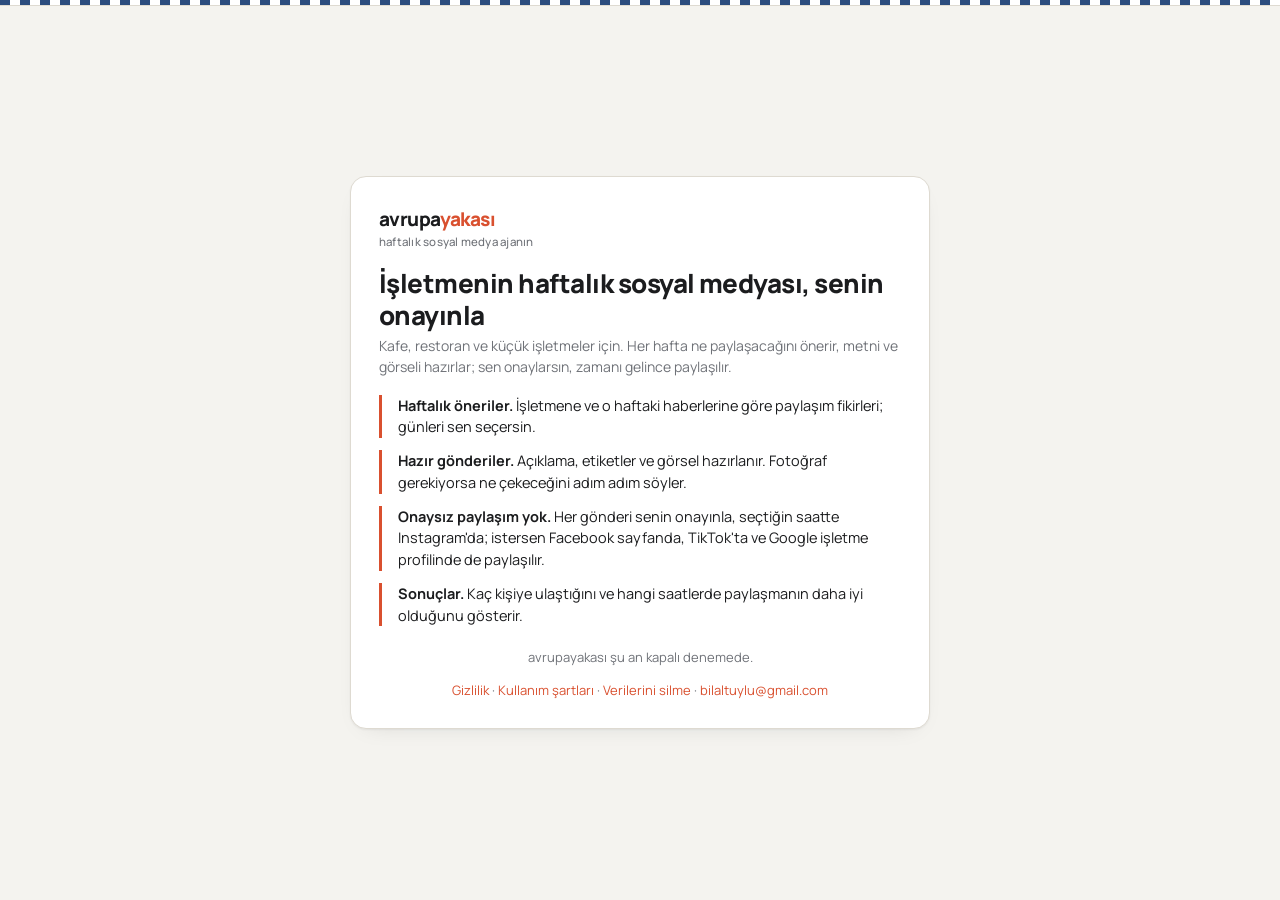
<file: avrupayakasi/index.html>
<!doctype html>
<html lang="tr"><head><meta charset="utf-8"><meta name="viewport" content="width=device-width,initial-scale=1">
<title>Haftalık sosyal medya ajanın · avrupayakası</title>
<link rel="icon" href="favicon.svg"><link rel="stylesheet" href="plato.css">
</head><body><div class="serit" aria-hidden="true"></div>

<div class="ortala"><div class="kutu genis tanitim">
  <div class="marka"><div><b>avrupa<i>yakası</i></b><small>haftalık sosyal medya ajanın</small></div></div>
  <h1>İşletmenin haftalık sosyal medyası, senin onayınla</h1>
  <p class="alt-baslik">Kafe, restoran ve küçük işletmeler için. Her hafta ne paylaşacağını önerir, metni ve görseli hazırlar; sen onaylarsın, zamanı gelince paylaşılır.</p>
  <ul class="tanitim-liste">
    <li><b>Haftalık öneriler.</b> İşletmene ve o haftaki haberlerine göre paylaşım fikirleri; günleri sen seçersin.</li>
    <li><b>Hazır gönderiler.</b> Açıklama, etiketler ve görsel hazırlanır. Fotoğraf gerekiyorsa ne çekeceğini adım adım söyler.</li>
    <li><b>Onaysız paylaşım yok.</b> Her gönderi senin onayınla, seçtiğin saatte Instagram'da; istersen Facebook sayfanda, TikTok'ta ve Google işletme profilinde de paylaşılır.</li>
    <li><b>Sonuçlar.</b> Kaç kişiye ulaştığını ve hangi saatlerde paylaşmanın daha iyi olduğunu gösterir.</li>
  </ul>
  <p class="not" style="text-align:center">avrupayakası şu an kapalı denemede.</p>
  <p class="not" style="text-align:center;margin:6px 0 0"><a href="gizlilik.html">Gizlilik</a> · <a href="kullanim-sartlari.html">Kullanım şartları</a> · <a href="veri-silme.html">Verilerini silme</a> · <a href="mailto:bilaltuylu@gmail.com">bilaltuylu@gmail.com</a></p>
</div></div>



</body></html>
</file>
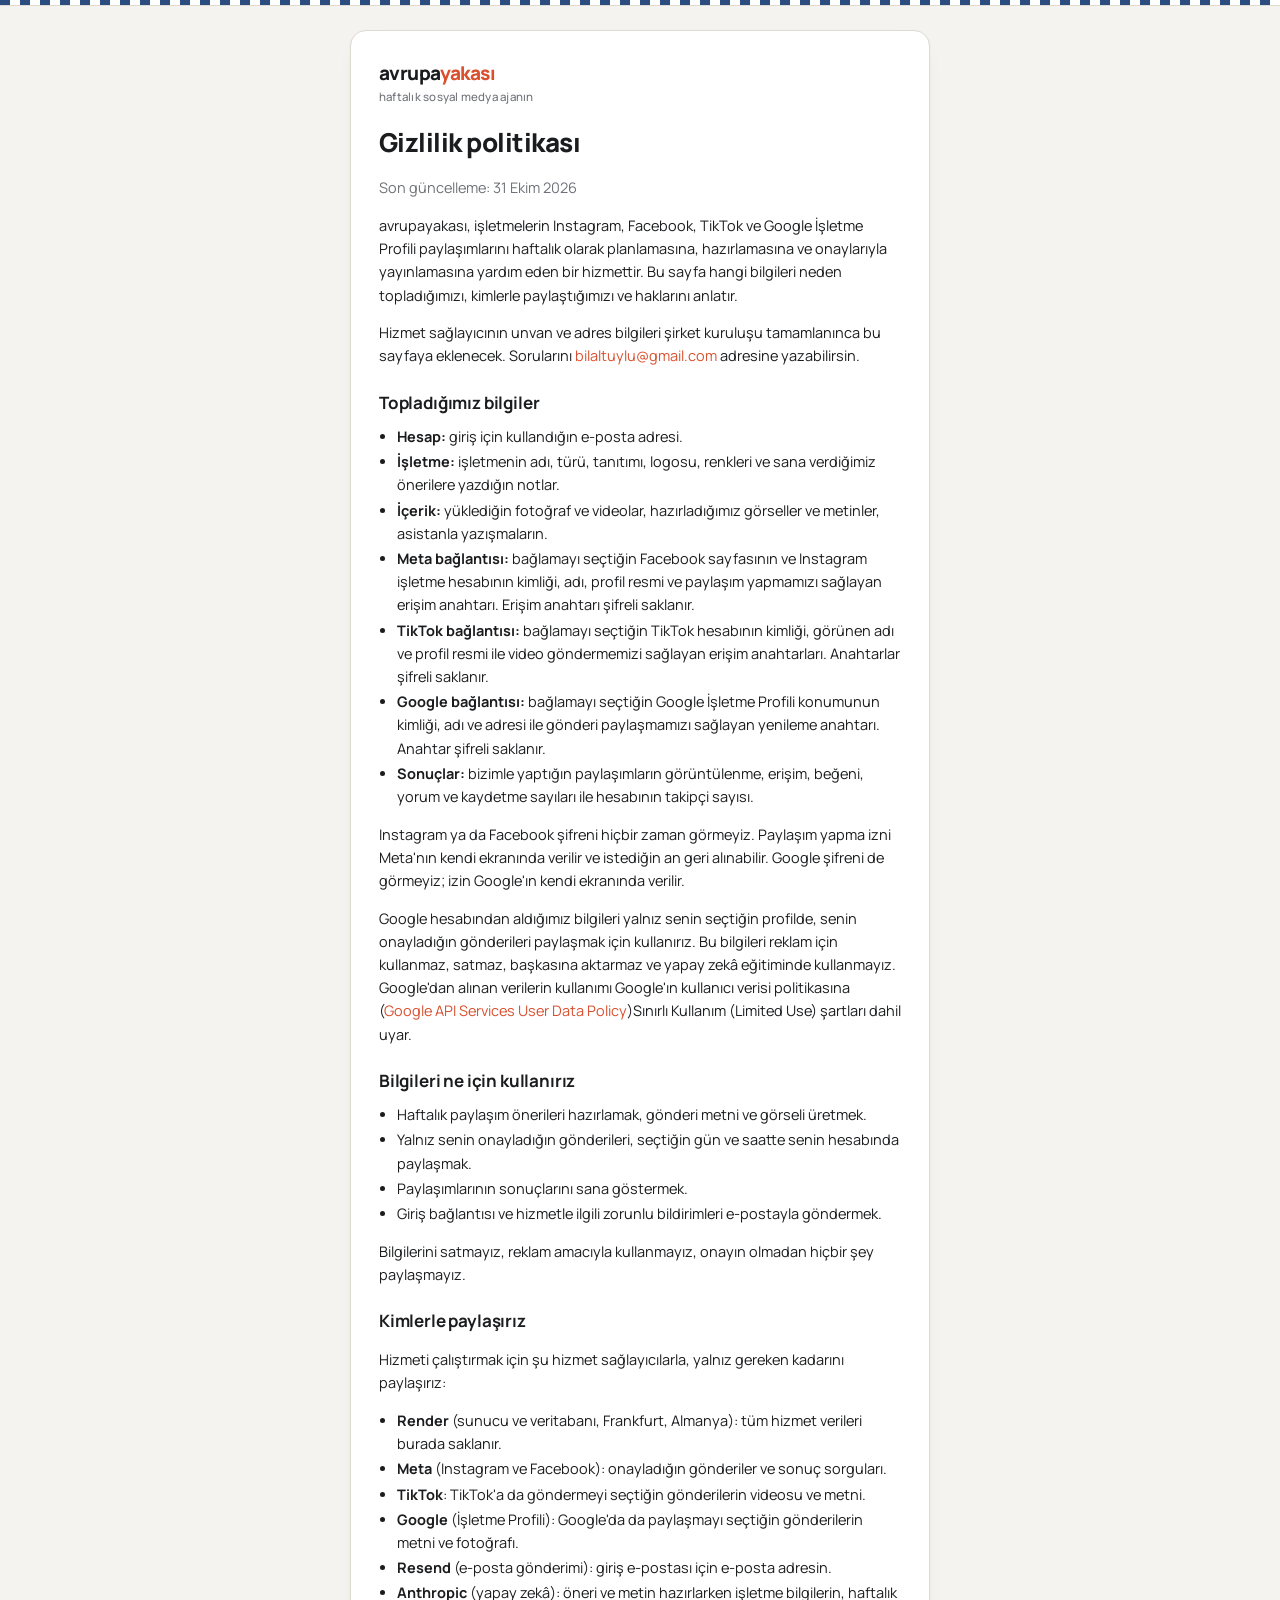
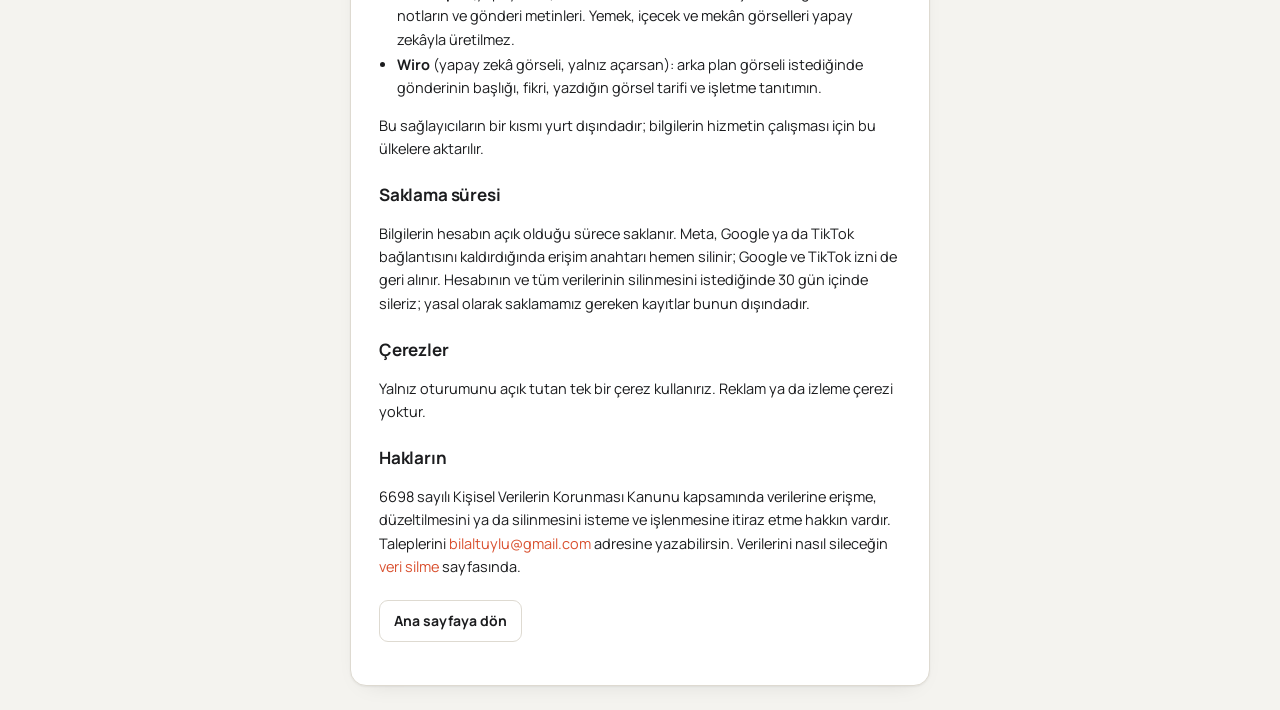
<file: avrupayakasi/gizlilik.html>
<!doctype html>
<html lang="tr"><head><meta charset="utf-8"><meta name="viewport" content="width=device-width,initial-scale=1">
<title>Gizlilik politikası · avrupayakası</title>
<link rel="icon" href="favicon.svg"><link rel="stylesheet" href="plato.css">
</head><body><div class="serit" aria-hidden="true"></div>

<div class="ortala"><div class="kutu genis metin-sayfa">
  <div class="marka"><div><b>avrupa<i>yakası</i></b><small>haftalık sosyal medya ajanın</small></div></div>
  <h1>Gizlilik politikası</h1>
  <p class="not">Son güncelleme: 31 Ekim 2026</p>

  <p>avrupayakası, işletmelerin Instagram, Facebook, TikTok ve Google İşletme Profili paylaşımlarını haftalık olarak planlamasına, hazırlamasına ve onaylarıyla yayınlamasına yardım eden bir hizmettir. Bu sayfa hangi bilgileri neden topladığımızı, kimlerle paylaştığımızı ve haklarını anlatır.</p>
  <p>Hizmet sağlayıcının unvan ve adres bilgileri şirket kuruluşu tamamlanınca bu sayfaya eklenecek. Sorularını <a href="mailto:bilaltuylu@gmail.com">bilaltuylu@gmail.com</a> adresine yazabilirsin.</p>

  <h2>Topladığımız bilgiler</h2>
  <ul class="liste">
    <li><b>Hesap:</b> giriş için kullandığın e-posta adresi.</li>
    <li><b>İşletme:</b> işletmenin adı, türü, tanıtımı, logosu, renkleri ve sana verdiğimiz önerilere yazdığın notlar.</li>
    <li><b>İçerik:</b> yüklediğin fotoğraf ve videolar, hazırladığımız görseller ve metinler, asistanla yazışmaların.</li>
    <li><b>Meta bağlantısı:</b> bağlamayı seçtiğin Facebook sayfasının ve Instagram işletme hesabının kimliği, adı, profil resmi ve paylaşım yapmamızı sağlayan erişim anahtarı. Erişim anahtarı şifreli saklanır.</li>
    <li><b>TikTok bağlantısı:</b> bağlamayı seçtiğin TikTok hesabının kimliği, görünen adı ve profil resmi ile video göndermemizi sağlayan erişim anahtarları. Anahtarlar şifreli saklanır.</li>
    <li><b>Google bağlantısı:</b> bağlamayı seçtiğin Google İşletme Profili konumunun kimliği, adı ve adresi ile gönderi paylaşmamızı sağlayan yenileme anahtarı. Anahtar şifreli saklanır.</li>
    <li><b>Sonuçlar:</b> bizimle yaptığın paylaşımların görüntülenme, erişim, beğeni, yorum ve kaydetme sayıları ile hesabının takipçi sayısı.</li>
  </ul>
  <p>Instagram ya da Facebook şifreni hiçbir zaman görmeyiz. Paylaşım yapma izni Meta'nın kendi ekranında verilir ve istediğin an geri alınabilir. Google şifreni de görmeyiz; izin Google'ın kendi ekranında verilir.</p>
  <p>Google hesabından aldığımız bilgileri yalnız senin seçtiğin profilde, senin onayladığın gönderileri paylaşmak için kullanırız. Bu bilgileri reklam için kullanmaz, satmaz, başkasına aktarmaz ve yapay zekâ eğitiminde kullanmayız. Google'dan alınan verilerin kullanımı Google'ın kullanıcı verisi politikasına (<a href="https://developers.google.com/terms/api-services-user-data-policy" target="_blank" rel="noopener">Google API Services User Data Policy</a>)Sınırlı Kullanım (Limited Use) şartları dahil uyar.</p>

  <h2>Bilgileri ne için kullanırız</h2>
  <ul class="liste">
    <li>Haftalık paylaşım önerileri hazırlamak, gönderi metni ve görseli üretmek.</li>
    <li>Yalnız senin onayladığın gönderileri, seçtiğin gün ve saatte senin hesabında paylaşmak.</li>
    <li>Paylaşımlarının sonuçlarını sana göstermek.</li>
    <li>Giriş bağlantısı ve hizmetle ilgili zorunlu bildirimleri e-postayla göndermek.</li>
  </ul>
  <p>Bilgilerini satmayız, reklam amacıyla kullanmayız, onayın olmadan hiçbir şey paylaşmayız.</p>

  <h2>Kimlerle paylaşırız</h2>
  <p>Hizmeti çalıştırmak için şu hizmet sağlayıcılarla, yalnız gereken kadarını paylaşırız:</p>
  <ul class="liste">
    <li><b>Render</b> (sunucu ve veritabanı, Frankfurt, Almanya): tüm hizmet verileri burada saklanır.</li>
    <li><b>Meta</b> (Instagram ve Facebook): onayladığın gönderiler ve sonuç sorguları.</li>
    <li><b>TikTok</b>: TikTok'a da göndermeyi seçtiğin gönderilerin videosu ve metni.</li>
    <li><b>Google</b> (İşletme Profili): Google'da da paylaşmayı seçtiğin gönderilerin metni ve fotoğrafı.</li>
    <li><b>Resend</b> (e-posta gönderimi): giriş e-postası için e-posta adresin.</li>
    <li><b>Anthropic</b> (yapay zekâ): öneri ve metin hazırlarken işletme bilgilerin, haftalık notların ve gönderi metinleri. Yemek, içecek ve mekân görselleri yapay zekâyla üretilmez.</li>
    <li><b>Wiro</b> (yapay zekâ görseli, yalnız açarsan): arka plan görseli istediğinde gönderinin başlığı, fikri, yazdığın görsel tarifi ve işletme tanıtımın.</li>
  </ul>
  <p>Bu sağlayıcıların bir kısmı yurt dışındadır; bilgilerin hizmetin çalışması için bu ülkelere aktarılır.</p>

  <h2>Saklama süresi</h2>
  <p>Bilgilerin hesabın açık olduğu sürece saklanır. Meta, Google ya da TikTok bağlantısını kaldırdığında erişim anahtarı hemen silinir; Google ve TikTok izni de geri alınır. Hesabının ve tüm verilerinin silinmesini istediğinde 30 gün içinde sileriz; yasal olarak saklamamız gereken kayıtlar bunun dışındadır.</p>

  <h2>Çerezler</h2>
  <p>Yalnız oturumunu açık tutan tek bir çerez kullanırız. Reklam ya da izleme çerezi yoktur.</p>

  <h2>Hakların</h2>
  <p>6698 sayılı Kişisel Verilerin Korunması Kanunu kapsamında verilerine erişme, düzeltilmesini ya da silinmesini isteme ve işlenmesine itiraz etme hakkın vardır. Taleplerini <a href="mailto:bilaltuylu@gmail.com">bilaltuylu@gmail.com</a> adresine yazabilirsin. Verilerini nasıl sileceğin <a href="veri-silme.html">veri silme</a> sayfasında.</p>

  <p style="margin-top:22px"><a class="dugme ikincil" href="index.html">Ana sayfaya dön</a></p>
</div></div>



</body></html>
</file>
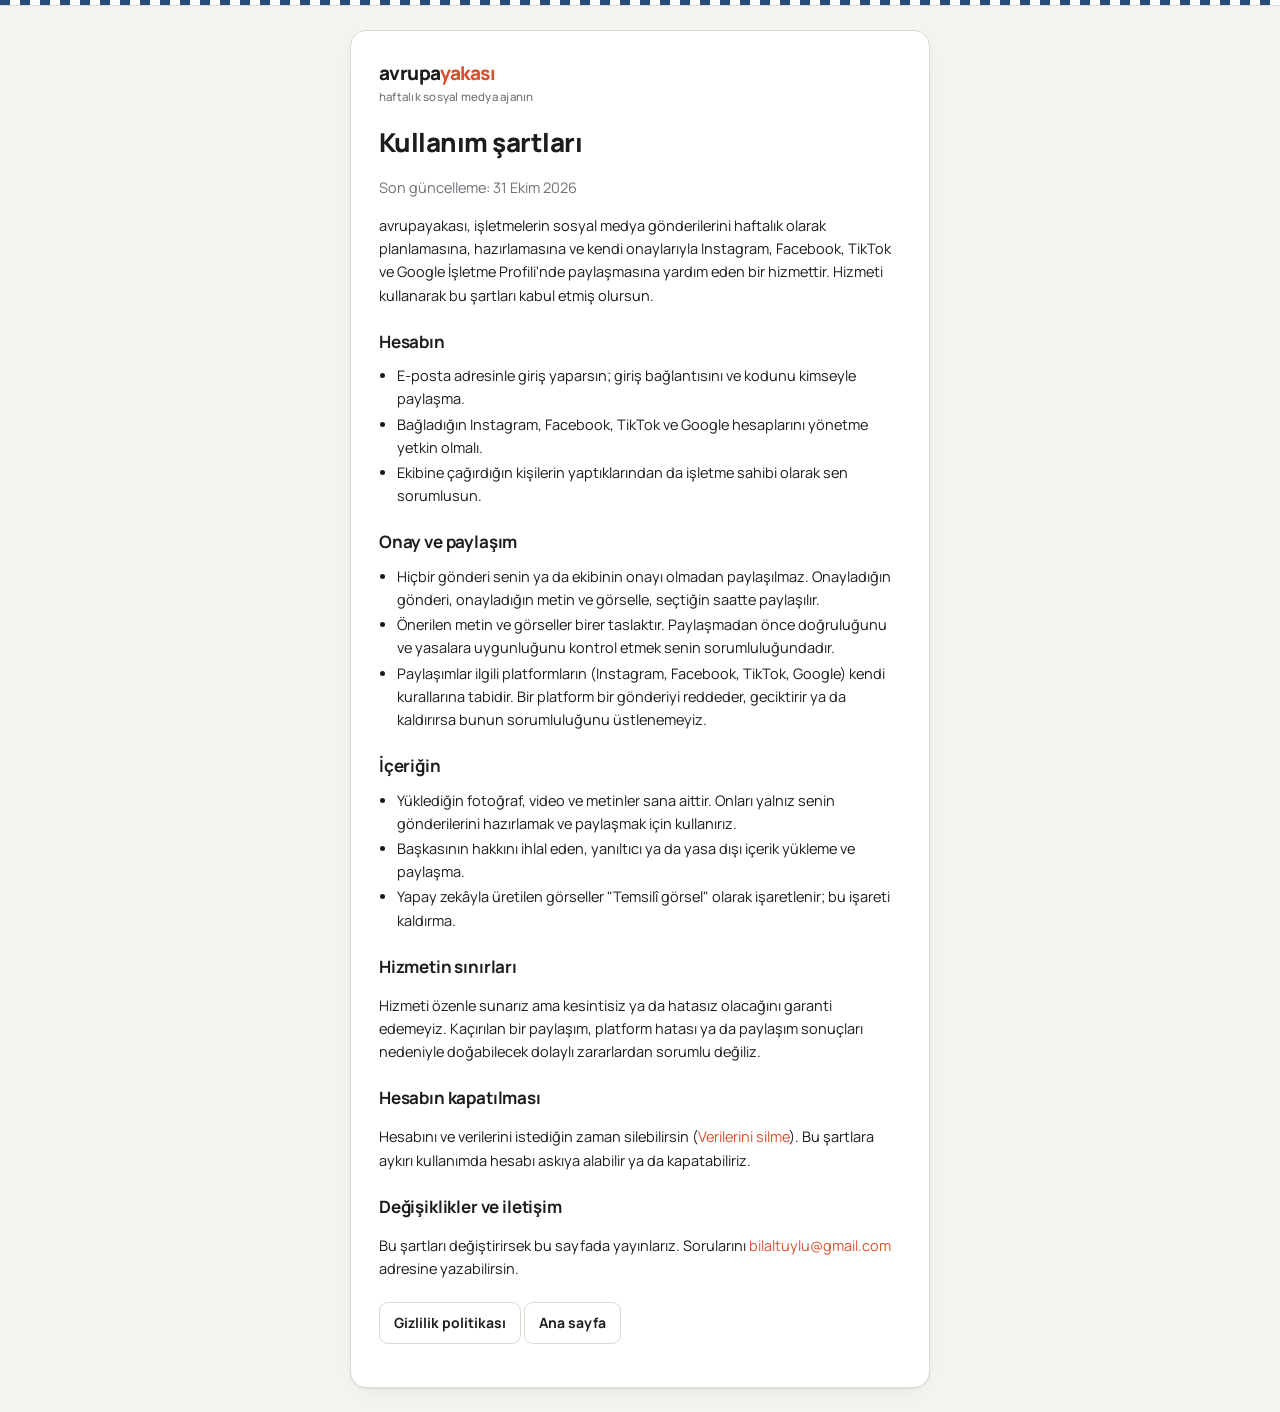
<file: avrupayakasi/kullanim-sartlari.html>
<!doctype html>
<html lang="tr"><head><meta charset="utf-8"><meta name="viewport" content="width=device-width,initial-scale=1">
<title>Kullanım şartları · avrupayakası</title>
<link rel="icon" href="favicon.svg"><link rel="stylesheet" href="plato.css">
</head><body><div class="serit" aria-hidden="true"></div>

<div class="ortala"><div class="kutu genis metin-sayfa">
  <div class="marka"><div><b>avrupa<i>yakası</i></b><small>haftalık sosyal medya ajanın</small></div></div>
  <h1>Kullanım şartları</h1>
  <p class="not">Son güncelleme: 31 Ekim 2026</p>
  <p>avrupayakası, işletmelerin sosyal medya gönderilerini haftalık olarak planlamasına, hazırlamasına ve kendi onaylarıyla Instagram, Facebook, TikTok ve Google İşletme Profili'nde paylaşmasına yardım eden bir hizmettir. Hizmeti kullanarak bu şartları kabul etmiş olursun.</p>

  <h2>Hesabın</h2>
  <ul class="liste">
    <li>E-posta adresinle giriş yaparsın; giriş bağlantısını ve kodunu kimseyle paylaşma.</li>
    <li>Bağladığın Instagram, Facebook, TikTok ve Google hesaplarını yönetme yetkin olmalı.</li>
    <li>Ekibine çağırdığın kişilerin yaptıklarından da işletme sahibi olarak sen sorumlusun.</li>
  </ul>

  <h2>Onay ve paylaşım</h2>
  <ul class="liste">
    <li>Hiçbir gönderi senin ya da ekibinin onayı olmadan paylaşılmaz. Onayladığın gönderi, onayladığın metin ve görselle, seçtiğin saatte paylaşılır.</li>
    <li>Önerilen metin ve görseller birer taslaktır. Paylaşmadan önce doğruluğunu ve yasalara uygunluğunu kontrol etmek senin sorumluluğundadır.</li>
    <li>Paylaşımlar ilgili platformların (Instagram, Facebook, TikTok, Google) kendi kurallarına tabidir. Bir platform bir gönderiyi reddeder, geciktirir ya da kaldırırsa bunun sorumluluğunu üstlenemeyiz.</li>
  </ul>

  <h2>İçeriğin</h2>
  <ul class="liste">
    <li>Yüklediğin fotoğraf, video ve metinler sana aittir. Onları yalnız senin gönderilerini hazırlamak ve paylaşmak için kullanırız.</li>
    <li>Başkasının hakkını ihlal eden, yanıltıcı ya da yasa dışı içerik yükleme ve paylaşma.</li>
    <li>Yapay zekâyla üretilen görseller "Temsilî görsel" olarak işaretlenir; bu işareti kaldırma.</li>
  </ul>

  <h2>Hizmetin sınırları</h2>
  <p>Hizmeti özenle sunarız ama kesintisiz ya da hatasız olacağını garanti edemeyiz. Kaçırılan bir paylaşım, platform hatası ya da paylaşım sonuçları nedeniyle doğabilecek dolaylı zararlardan sorumlu değiliz.</p>

  <h2>Hesabın kapatılması</h2>
  <p>Hesabını ve verilerini istediğin zaman silebilirsin (<a href="veri-silme.html">Verilerini silme</a>). Bu şartlara aykırı kullanımda hesabı askıya alabilir ya da kapatabiliriz.</p>

  <h2>Değişiklikler ve iletişim</h2>
  <p>Bu şartları değiştirirsek bu sayfada yayınlarız. Sorularını <a href="mailto:bilaltuylu@gmail.com">bilaltuylu@gmail.com</a> adresine yazabilirsin.</p>

  <p style="margin-top:22px"><a class="dugme ikincil" href="gizlilik.html">Gizlilik politikası</a> <a class="dugme ikincil" href="index.html">Ana sayfa</a></p>
</div></div>



</body></html>
</file>
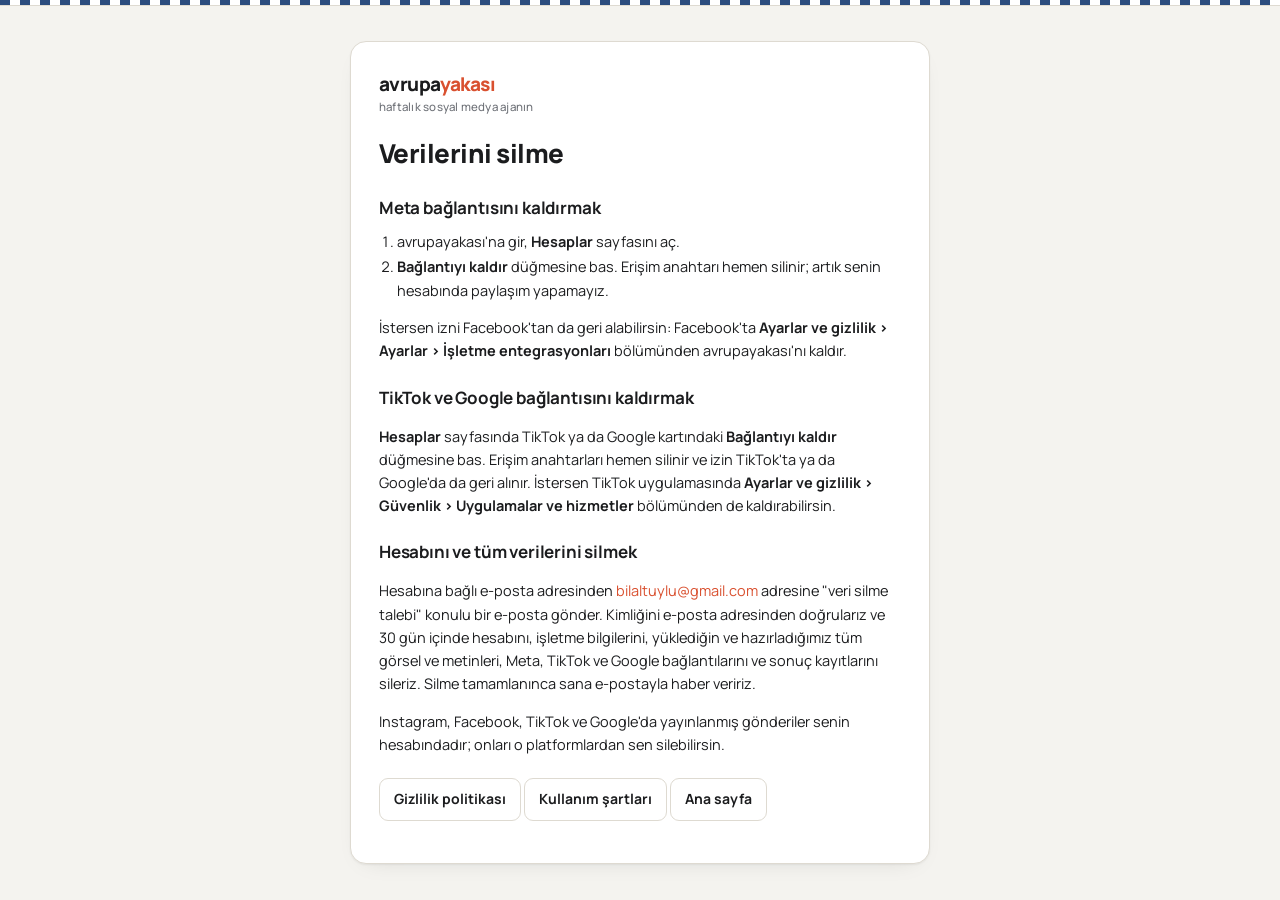
<file: avrupayakasi/veri-silme.html>
<!doctype html>
<html lang="tr"><head><meta charset="utf-8"><meta name="viewport" content="width=device-width,initial-scale=1">
<title>Verilerini silme · avrupayakası</title>
<link rel="icon" href="favicon.svg"><link rel="stylesheet" href="plato.css">
</head><body><div class="serit" aria-hidden="true"></div>

<div class="ortala"><div class="kutu genis metin-sayfa">
  <div class="marka"><div><b>avrupa<i>yakası</i></b><small>haftalık sosyal medya ajanın</small></div></div>
  <h1>Verilerini silme</h1>

  <h2>Meta bağlantısını kaldırmak</h2>
  <ol class="liste">
    <li>avrupayakası'na gir, <b>Hesaplar</b> sayfasını aç.</li>
    <li><b>Bağlantıyı kaldır</b> düğmesine bas. Erişim anahtarı hemen silinir; artık senin hesabında paylaşım yapamayız.</li>
  </ol>
  <p>İstersen izni Facebook'tan da geri alabilirsin: Facebook'ta <b>Ayarlar ve gizlilik › Ayarlar › İşletme entegrasyonları</b> bölümünden avrupayakası'nı kaldır.</p>

  <h2>TikTok ve Google bağlantısını kaldırmak</h2>
  <p><b>Hesaplar</b> sayfasında TikTok ya da Google kartındaki <b>Bağlantıyı kaldır</b> düğmesine bas. Erişim anahtarları hemen silinir ve izin TikTok'ta ya da Google'da da geri alınır. İstersen TikTok uygulamasında <b>Ayarlar ve gizlilik › Güvenlik › Uygulamalar ve hizmetler</b> bölümünden de kaldırabilirsin.</p>

  <h2>Hesabını ve tüm verilerini silmek</h2>
  <p>Hesabına bağlı e-posta adresinden <a href="mailto:bilaltuylu@gmail.com?subject=Veri%20silme%20talebi">bilaltuylu@gmail.com</a> adresine "veri silme talebi" konulu bir e-posta gönder. Kimliğini e-posta adresinden doğrularız ve 30 gün içinde hesabını, işletme bilgilerini, yüklediğin ve hazırladığımız tüm görsel ve metinleri, Meta, TikTok ve Google bağlantılarını ve sonuç kayıtlarını sileriz. Silme tamamlanınca sana e-postayla haber veririz.</p>
  <p>Instagram, Facebook, TikTok ve Google'da yayınlanmış gönderiler senin hesabındadır; onları o platformlardan sen silebilirsin.</p>

  <p style="margin-top:22px"><a class="dugme ikincil" href="gizlilik.html">Gizlilik politikası</a> <a class="dugme ikincil" href="kullanim-sartlari.html">Kullanım şartları</a> <a class="dugme ikincil" href="index.html">Ana sayfa</a></p>
</div></div>



</body></html>
</file>
<file: avrupayakasi/plato.css>
@import url('https://fonts.googleapis.com/css2?family=Manrope:wght@400;500;600;700;800&family=JetBrains+Mono:wght@400;500&display=swap');
:root{--bg:#F4F3EF;--surface:#FFFFFF;--surface2:#ECEAE4;--line:#DEDAD1;--ink:#1B1C1E;--muted:#6F7278;--primary:#D9502F;--primary-ink:#FFFFFF;--second:#2B4C7E;--second-ink:#FFFFFF;
--ok:#2E7D4F;--warn:#B7791F;--danger:#B3261E;--radius:12px;--shadow:0 1px 2px rgba(27,28,30,.06),0 8px 24px -16px rgba(27,28,30,.18)}
@media(prefers-color-scheme:dark){:root:not([data-theme=light]){--bg:#16171A;--surface:#1F2024;--surface2:#26282D;--line:#33363C;--ink:#F1F0EC;--muted:#A2A5AB;--primary:#E8694A;--primary-ink:#1B1C1E;--second:#7FA3D8;--second-ink:#101418;--ok:#6CC28F;--warn:#E0B15A;--danger:#F08A80;--shadow:none}}
:root[data-theme=dark]{--bg:#16171A;--surface:#1F2024;--surface2:#26282D;--line:#33363C;--ink:#F1F0EC;--muted:#A2A5AB;--primary:#E8694A;--primary-ink:#1B1C1E;--second:#7FA3D8;--second-ink:#101418;--ok:#6CC28F;--warn:#E0B15A;--danger:#F08A80;--shadow:none}
*{box-sizing:border-box}html,body{margin:0;background:var(--bg);color:var(--ink);font:15px/1.5 Manrope,system-ui,-apple-system,"Segoe UI",sans-serif}
a{color:var(--primary);text-decoration:none}a:hover{text-decoration:underline}
.mono{font-family:"JetBrains Mono",ui-monospace,Menlo,monospace;font-size:12.5px}
.serit{height:6px;background:repeating-linear-gradient(90deg,var(--second) 0 10px,var(--surface) 10px 20px);border-bottom:1px solid var(--line)}
.yerlesim{display:grid;grid-template-columns:236px 1fr;min-height:calc(100vh - 7px)}
.yan{background:var(--surface);border-right:1px solid var(--line);padding:22px 16px;display:flex;flex-direction:column;gap:18px;position:sticky;top:0;height:calc(100vh - 7px)}
.marka{display:flex;align-items:center;gap:10px;padding:2px 8px}.marka b{font-weight:800;letter-spacing:-.03em;font-size:19px;color:var(--ink)}.marka b i{font-style:normal;color:var(--primary)}
.marka small{display:block;color:var(--muted);font-weight:500;font-size:11.5px;letter-spacing:.02em}
.menu{display:flex;flex-direction:column;gap:2px}.menu a{display:flex;align-items:center;gap:10px;padding:9px 10px;border-radius:9px;color:var(--ink);font-weight:600;font-size:14px}
.menu a:hover{background:var(--surface2);text-decoration:none}.menu a.aktif{background:var(--second);color:var(--second-ink)}.menu a svg{width:17px;height:17px;flex:none}
.menu .bolum{font-size:11px;color:var(--muted);letter-spacing:.08em;text-transform:uppercase;padding:14px 10px 4px;font-weight:700}
.yan .alt{margin-top:auto;padding:10px;border-top:1px solid var(--line);color:var(--muted);font-size:12px;line-height:1.5}
.ana{padding:26px 32px 64px;max-width:1240px;width:100%}
.baslik{display:flex;align-items:flex-end;justify-content:space-between;gap:16px;margin-bottom:20px;flex-wrap:wrap}
h1{font-size:26px;font-weight:800;letter-spacing:-.02em;margin:0}h2{font-size:17px;font-weight:700;letter-spacing:-.01em;margin:26px 0 10px}
.alt-baslik{color:var(--muted);margin:4px 0 0;font-size:14px}
.izgara{display:grid;grid-template-columns:repeat(auto-fill,minmax(230px,1fr));gap:12px}
.kart{background:var(--surface);border:1px solid var(--line);border-radius:var(--radius);padding:16px;box-shadow:var(--shadow)}
.kart .k{font-size:11.5px;font-weight:700;color:var(--muted);letter-spacing:.06em;text-transform:uppercase}
.kart .b{font:500 26px/1.1 "JetBrains Mono",ui-monospace,Menlo,monospace;letter-spacing:-.01em;margin:6px 0 6px}.kart .b.kucuk{font-size:18px}.kart .b .rozet{font:700 11.5px/1.4 Manrope,system-ui,sans-serif;letter-spacing:.01em}.kart .b.kucuk{font:800 18px/1.2 Manrope,system-ui,sans-serif;letter-spacing:-.01em}
.not{color:var(--muted);font-size:13px}
.rozet{display:inline-block;font-size:11.5px;font-weight:700;padding:3px 9px;border-radius:999px;border:1px solid var(--line);color:var(--muted);background:var(--surface2);letter-spacing:.01em}
.rozet.ok{color:var(--ok);border-color:transparent;background:color-mix(in srgb,var(--ok) 14%,transparent)}
.rozet.uyari{color:var(--warn);border-color:transparent;background:color-mix(in srgb,var(--warn) 16%,transparent)}
.rozet.hata{color:var(--danger);border-color:transparent;background:color-mix(in srgb,var(--danger) 14%,transparent)}
.rozet.vurgu{color:var(--primary);border-color:transparent;background:color-mix(in srgb,var(--primary) 14%,transparent)}
.rozet.bilgi{color:var(--second);border-color:transparent;background:color-mix(in srgb,var(--second) 14%,transparent)}
.dugme{display:inline-flex;align-items:center;gap:8px;background:var(--primary);color:var(--primary-ink);font-weight:700;font-size:14px;padding:9px 14px;border-radius:9px;border:1px solid transparent}
.dugme:hover{text-decoration:none;filter:brightness(1.05)}.dugme.ikincil{background:var(--surface);color:var(--ink);border-color:var(--line)}
.dugme.pasif{background:var(--surface2);color:var(--muted);border-color:var(--line);pointer-events:none}
.hesap{display:flex;gap:12px;align-items:center;margin:8px 0 12px}.hesap img{width:42px;height:42px;border-radius:50%;background:var(--surface2);object-fit:cover}
.gonderi{background:var(--surface);border:1px solid var(--line);border-radius:var(--radius);padding:18px;margin:12px 0;display:grid;grid-template-columns:minmax(240px,1fr) 2fr;gap:20px;box-shadow:var(--shadow)}
.gonderi .kareler{display:flex;gap:8px;flex-wrap:wrap}.gonderi .kareler img{height:150px;border-radius:8px;border:1px solid var(--line);background:#000}
.gonderi video{width:100%;max-height:320px;border-radius:8px;border:1px solid var(--line);background:#000}
.gonderi h3{font-size:20px;font-weight:800;letter-spacing:-.02em;margin:8px 0 4px}
pre{white-space:pre-wrap;font:14px/1.55 Manrope,system-ui,sans-serif;margin:8px 0;color:var(--ink)}
table{border-collapse:collapse;width:100%;font-size:14px;background:var(--surface);border:1px solid var(--line);border-radius:var(--radius);overflow:hidden}
td,th{border-bottom:1px solid var(--line);padding:10px 12px;text-align:left;vertical-align:top}th{color:var(--muted);font-size:11.5px;letter-spacing:.06em;text-transform:uppercase;font-weight:700;background:var(--surface2)}tr:last-child td{border-bottom:0}
.olay{display:grid;grid-template-columns:62px 1fr;gap:10px;padding:8px 0;border-bottom:1px solid var(--line);font-size:13.5px}.olay time{color:var(--muted)}.olay b{font-weight:700}
.kod{display:block;font:12.5px/1.6 "JetBrains Mono",ui-monospace,monospace;background:var(--surface2);border:1px solid var(--line);padding:9px 12px;border-radius:9px;margin:6px 0;overflow:auto}
.uyari-m{color:var(--warn)}.hata-m{color:var(--danger)}
.onay-serit{display:flex;align-items:center;justify-content:space-between;gap:14px;flex-wrap:wrap;background:var(--surface);border:1px solid var(--line);border-left:4px solid var(--second);border-radius:var(--radius);padding:14px 16px;margin:14px 0;box-shadow:var(--shadow)}
.onay-serit.onayli{border-left-color:var(--ok)}.onay-serit.istek{border-left-color:var(--warn)}
.karar{display:flex;gap:6px;margin-top:10px;flex-wrap:wrap}.dugme.kucuk{padding:6px 10px;font-size:12.5px}.dugme.tehlike{background:var(--surface);color:var(--danger);border-color:color-mix(in srgb,var(--danger) 40%,var(--line))}
button.dugme{cursor:pointer;font-family:inherit}
.bos{border:1px dashed var(--line);border-radius:var(--radius);padding:28px;text-align:center;color:var(--muted)}
.brief{display:grid;grid-template-columns:minmax(0,1.4fr) minmax(0,1fr);gap:16px;align-items:start}
.sohbet{background:var(--surface);border:1px solid var(--line);border-radius:var(--radius);box-shadow:var(--shadow);display:flex;flex-direction:column;min-height:480px}
.sohbet .akis{padding:18px;display:flex;flex-direction:column;gap:10px;flex:1;overflow:auto;max-height:62vh}
.balon{max-width:82%;padding:10px 13px;border-radius:14px;font-size:14px;line-height:1.5;white-space:pre-wrap}
.balon.bot{background:var(--surface2);border:1px solid var(--line);align-self:flex-start;border-bottom-left-radius:4px}
.balon.sen{background:var(--second);color:var(--second-ink);align-self:flex-end;border-bottom-right-radius:4px}
.balon .ust{display:block;font-size:11px;font-weight:700;letter-spacing:.04em;text-transform:uppercase;opacity:.7;margin-bottom:3px}
.balon .uy{display:block;margin-top:6px;font-size:12px;color:var(--warn)}
.balon .duzenle{display:inline-block;margin-top:6px;background:transparent;border:0;padding:0;color:inherit;opacity:.75;font:600 12px Manrope,system-ui,sans-serif;text-decoration:underline;cursor:pointer}
.yaziyor{align-self:flex-start;color:var(--muted);font-size:12.5px}
.giris{display:flex;gap:8px;padding:12px;border-top:1px solid var(--line)}
.giris textarea{flex:1;resize:none;min-height:44px;max-height:140px;border:1px solid var(--line);border-radius:10px;padding:10px 12px;font:14px/1.45 Manrope,system-ui,sans-serif;background:var(--bg);color:var(--ink)}
.giris textarea:focus{outline:2px solid color-mix(in srgb,var(--second) 45%,transparent);border-color:var(--second)}
.giris button{border:0;cursor:pointer}.dugme[disabled]{opacity:.5;pointer-events:none}
.yukle{border:2px dashed var(--line);border-radius:var(--radius);padding:22px;text-align:center;color:var(--muted);background:var(--surface);cursor:pointer;transition:border-color .15s,background .15s}
.yukle.uzerinde{border-color:var(--second);background:color-mix(in srgb,var(--second) 8%,var(--surface))}
.yukle b{display:block;color:var(--ink);font-size:15px;margin-bottom:4px}
.dosyalar{display:grid;grid-template-columns:repeat(auto-fill,minmax(96px,1fr));gap:8px;margin-top:12px}
.dosyalar figure{margin:0;background:var(--surface);border:1px solid var(--line);border-radius:10px;overflow:hidden;font-size:11px}
.dosyalar img,.dosyalar .vid{width:100%;aspect-ratio:9/16;object-fit:cover;display:block;background:var(--surface2)}
.dosyalar .vid{display:grid;place-items:center;color:var(--muted);font-weight:700}
.dosyalar figcaption{padding:5px 7px;color:var(--muted);white-space:nowrap;overflow:hidden;text-overflow:ellipsis}
.dosyalar figcaption.uy{color:var(--warn);white-space:normal}
@media(max-width:900px){.brief{grid-template-columns:1fr}}
@media(max-width:900px){.yerlesim{grid-template-columns:1fr;grid-template-rows:auto 1fr}.yan{position:static;height:auto;flex-direction:row;align-items:center;gap:8px;padding:10px 12px;overflow-x:auto;border-right:0;border-bottom:1px solid var(--line)}
.yan .alt{display:none}.menu{flex-direction:row}.menu .bolum{display:none}.menu a{white-space:nowrap;padding:7px 10px;font-size:13px}.marka small{display:none}.marka b{font-size:15px}
.ana{padding:18px 16px 48px}.gonderi{grid-template-columns:1fr}h1{font-size:22px}}
/* ---- web uygulaması ---- */
.ortala{min-height:calc(100vh - 7px);display:grid;place-items:center;padding:24px 16px}
.kutu{width:min(460px,100%);background:var(--surface);border:1px solid var(--line);border-radius:16px;padding:28px;box-shadow:var(--shadow)}
.kutu.genis{width:min(580px,100%)}
.kutu .marka{padding:0 0 18px}
.adimlar{display:flex;gap:6px;margin-bottom:16px}.adimlar span{flex:1;height:5px;border-radius:3px;background:var(--surface2)}.adimlar span.d{background:var(--second)}
label.etiket{display:block;font-weight:700;font-size:13px;margin:16px 0 6px}
.alan{width:100%;border:1px solid var(--line);border-radius:10px;padding:10px 12px;font:15px/1.45 Manrope,system-ui,sans-serif;background:var(--bg);color:var(--ink)}
.alan:focus{outline:2px solid color-mix(in srgb,var(--second) 45%,transparent);border-color:var(--second)}
textarea.alan{resize:vertical;min-height:84px}
.secim{display:grid;grid-template-columns:repeat(3,1fr);gap:8px}
.secim label{position:relative;cursor:pointer}.secim input{position:absolute;opacity:0;pointer-events:none}
.secim span{display:block;border:1px solid var(--line);border-radius:10px;padding:12px 8px;text-align:center;font-weight:700;background:var(--surface)}
.secim input:checked+span{border-color:var(--second);background:color-mix(in srgb,var(--second) 12%,var(--surface));color:var(--second)}
.secim input:focus-visible+span{outline:2px solid var(--second);outline-offset:2px}
.cubuk{display:flex;align-items:center;justify-content:space-between;gap:12px;flex-wrap:wrap;margin-top:22px}
.tam{width:100%;justify-content:center}
.bildirim{border:1px solid var(--line);border-left:4px solid var(--ok);background:var(--surface);border-radius:var(--radius);padding:12px 14px;margin:0 0 16px;box-shadow:var(--shadow)}
.bildirim.uyari{border-left-color:var(--warn)}.bildirim.hata{border-left-color:var(--danger)}
.isletme{display:flex;align-items:center;gap:10px;padding:10px;border:1px solid var(--line);border-radius:12px;background:var(--bg)}
.isletme .lg{width:36px;height:36px;border-radius:10px;display:grid;place-items:center;font-weight:800;color:#fff;flex:none;overflow:hidden}
.isletme .lg img{width:100%;height:100%;object-fit:cover}
.isletme b{display:block;font-size:14px;line-height:1.2}.isletme small{color:var(--muted);font-size:12px}
.yan .alt form{margin:6px 0 0}.yan .alt button{background:none;border:0;padding:0;color:var(--primary);font:600 12px Manrope,system-ui,sans-serif;cursor:pointer}
.takvim{display:grid;grid-template-columns:repeat(7,minmax(0,1fr));gap:8px}
.gun{background:var(--surface);border:1px solid var(--line);border-radius:var(--radius);min-height:150px;padding:10px;display:flex;flex-direction:column;gap:6px}
.gun .gb{font-weight:800;font-size:13px}.gun .gt{color:var(--muted);font-size:12px;font-family:"JetBrains Mono",ui-monospace,monospace}
.gun.bugun{border-color:var(--second)}
.gun .yer{flex:1;border:1px dashed var(--line);border-radius:8px}
.sayfa-sec{display:flex;flex-direction:column;gap:8px}
.sayfa-sec label{display:flex;gap:12px;align-items:center;border:1px solid var(--line);border-radius:12px;padding:10px 12px;cursor:pointer;background:var(--surface)}
.sayfa-sec input{accent-color:var(--second)}.sayfa-sec img{width:38px;height:38px;border-radius:50%;object-fit:cover;background:var(--surface2)}
.sayfa-sec label.kapali{opacity:.55;cursor:not-allowed}
.renkler{display:flex;gap:16px;flex-wrap:wrap}.renkler label{display:flex;align-items:center;gap:8px;font-weight:600;font-size:14px}
.renkler input[type=color]{width:44px;height:36px;border:1px solid var(--line);border-radius:8px;background:var(--surface);padding:2px;cursor:pointer}
.logo-on{width:72px;height:72px;border-radius:14px;border:1px solid var(--line);object-fit:cover;background:var(--surface2)}
.ince{max-width:720px}
.liste-is{display:flex;flex-direction:column;gap:8px}.liste-is form{display:flex;justify-content:space-between;align-items:center;gap:10px;border:1px solid var(--line);border-radius:12px;padding:10px 12px;background:var(--surface)}
@media(max-width:1000px){.takvim{grid-template-columns:repeat(2,minmax(0,1fr)) !important}}
@media(max-width:900px){.isletme{display:none}}
/* ---- bu hafta: öneriler ve takvim ---- */
.brief-kart textarea{margin-top:10px}
.oneriler{display:grid;grid-template-columns:repeat(auto-fill,minmax(250px,1fr));gap:12px}
.oneri{background:var(--surface);border:1px solid var(--line);border-radius:var(--radius);padding:14px;box-shadow:var(--shadow);display:flex;flex-direction:column;gap:6px;cursor:grab}
.oneri h3{font-size:16px;font-weight:800;letter-spacing:-.01em;margin:4px 0 0}
.oneri p{margin:0;font-size:13.5px}
.oneri .ekle{display:flex;gap:6px;margin-top:auto;padding-top:8px}.oneri .ekle select{padding:6px 8px;font-size:13px}
.malzeme{font-size:12px;font-weight:700;color:var(--muted)}.malzeme.sen{color:var(--warn)}
.metin-dugme{background:none;border:0;padding:0;color:var(--muted);font:600 12px Manrope,system-ui,sans-serif;text-decoration:underline;cursor:pointer}
.suruklen{opacity:.45}
.gun.uzerinde{border-color:var(--second);background:color-mix(in srgb,var(--second) 10%,var(--surface))}
.gun.gecmis{opacity:.55}
.gun .yer{min-height:42px;display:grid;place-items:center;color:var(--muted);font-size:12px}
.yerlesik{border:1px solid var(--line);border-left:3px solid var(--primary);border-radius:8px;padding:8px;background:var(--bg);display:flex;flex-direction:column;gap:5px;cursor:grab;font-size:13px}
.yerlesik b{font-size:13px;line-height:1.3}.yerlesik .rozet{align-self:flex-start}
.yerlesik select{padding:4px 6px;font-size:12.5px;font-family:"JetBrains Mono",ui-monospace,monospace}
.yerlesik .saat{display:flex;gap:6px;align-items:center}
.js .js-gizle{display:none}
.donen{display:inline-block;width:14px;height:14px;border:2px solid var(--line);border-top-color:var(--second);border-radius:50%;animation:don 0.9s linear infinite;vertical-align:-2px;margin-right:6px}
@keyframes don{to{transform:rotate(360deg)}}
@media(max-width:1200px){.takvim{grid-template-columns:repeat(4,minmax(0,1fr))}}
/* ---- gönderi önizleme ---- */
.detay{display:grid;grid-template-columns:minmax(280px,380px) minmax(0,1fr);gap:20px;align-items:start}
.telefon{background:var(--surface);border:1px solid var(--line);border-radius:22px;overflow:hidden;box-shadow:var(--shadow)}
.tel-ust{display:flex;align-items:center;gap:10px;padding:10px 12px;font-size:13.5px}
.tel-ust .lg{width:32px;height:32px;border-radius:50%;display:grid;place-items:center;color:#fff;font-weight:800;font-size:12px;overflow:hidden;flex:none}
.tel-ust .lg img{width:100%;height:100%;object-fit:cover}
.tel-medya{aspect-ratio:4/5;background:#000;position:relative}.tel-medya.dikey{aspect-ratio:9/16}
.tel-medya video,.tel-medya img{width:100%;height:100%;object-fit:cover;display:block}
.tel-medya video{object-fit:contain}   /* Instagram videoyu kırpmaz; 4:5 video dikey çerçevede boşluklu görünür */
.kaydir{display:flex;overflow-x:auto;scroll-snap-type:x mandatory;height:100%}.kaydir img{flex:0 0 100%;scroll-snap-align:start}
.tel-bos{height:100%;display:grid;place-items:center;color:#c9c9c9;padding:24px;text-align:center;font-weight:700;background:repeating-linear-gradient(45deg,#1d1e21 0 12px,#232428 12px 24px)}
.tel-metin{padding:10px 12px 14px;font-size:13.5px;white-space:pre-wrap;line-height:1.45;max-height:240px;overflow:auto}
.liste{margin:6px 0 0;padding-left:18px}.liste li{margin:2px 0}
.kart-alan{border:1px solid var(--line);border-radius:10px;padding:10px 12px 12px;margin:14px 0 0;display:grid;gap:8px}
.kart-alan legend{font-weight:700;font-size:13px;padding:0 4px}
.kucuk-gorsel{width:100%;aspect-ratio:4/5;object-fit:cover;border-radius:6px;border:1px solid var(--line)}
.yerlesik .dugme.kucuk{justify-content:center}
.metin-dugme[disabled]{opacity:.5;pointer-events:none}
@media(max-width:900px){.detay{grid-template-columns:1fr}}
/* ---- asistan ---- */
.detay.uc{grid-template-columns:minmax(260px,340px) minmax(0,1fr) minmax(280px,360px)}
.sohbet.asistan{min-height:440px}
.sohbet-ust{padding:12px 14px;border-bottom:1px solid var(--line);display:flex;justify-content:space-between;align-items:center}
.sohbet .akis{min-height:200px}
.balon form{display:block}
.cipler{display:flex;gap:6px;flex-wrap:wrap;padding:0 12px 10px}
.cip{border:1px solid var(--line);background:var(--bg);color:var(--ink);border-radius:999px;padding:5px 10px;font:600 12px Manrope,system-ui,sans-serif;cursor:pointer}
.cip:hover{border-color:var(--second)}
.balon.yaziyor{color:var(--muted);font-style:italic}
.asistan-dugme{position:fixed;right:22px;bottom:22px;z-index:20;background:var(--second);color:var(--second-ink);border:0;border-radius:999px;padding:12px 18px;font:800 14px Manrope,system-ui,sans-serif;box-shadow:0 8px 24px -8px rgba(0,0,0,.35);cursor:pointer}
.asistan-panel{position:fixed;right:22px;bottom:80px;width:min(380px,calc(100vw - 32px));height:min(540px,calc(100vh - 120px));display:none;z-index:21;box-shadow:0 18px 40px -12px rgba(0,0,0,.4);border-radius:var(--radius)}
.asistan-panel.acik{display:flex}.asistan-panel .sohbet{flex:1;min-height:0;width:100%}
.asistan-panel .sohbet .akis{max-height:none}
@media(max-width:1250px){.detay.uc{grid-template-columns:minmax(260px,340px) minmax(0,1fr)}.detay.uc>.sohbet-sutun{grid-column:1/-1}}
@media(max-width:900px){.detay.uc{grid-template-columns:1fr}.asistan-dugme{right:16px;bottom:16px}.asistan-panel{right:16px;bottom:72px}}
/* ---- onay ve sonuçlar ---- */
.onay-kart{margin-bottom:14px;display:flex;flex-direction:column;gap:8px;border-left:4px solid var(--second)}
.onay-kart form{margin:0}
.kutucuk{display:flex;gap:8px;align-items:center;margin-top:8px;font-weight:600;font-size:14px}.kutucuk input{accent-color:var(--second);width:16px;height:16px}
.tablo-kap{overflow-x:auto}
td.sayi{font-family:"JetBrains Mono",ui-monospace,monospace;font-size:13px;text-align:right}
/* geniş tablo ana sütunu taşırmasın */
.yerlesim{grid-template-columns:236px minmax(0,1fr)}.ana{min-width:0}
@media(max-width:900px){.yerlesim{grid-template-columns:minmax(0,1fr)}}
.metin-sayfa{width:min(720px,100%)}.metin-sayfa p,.metin-sayfa li{font-size:14.5px;line-height:1.6}.metin-sayfa h2{margin-top:22px}
.tehlike-kart{border-left:4px solid var(--danger)}
/* ---- genel bakış panosu ---- */
:root{--veri-sakin:#7D8BA3;--veri-vurgu:#D9502F}
@media(prefers-color-scheme:dark){:root:not([data-theme=light]){--veri-sakin:#7A869C;--veri-vurgu:#E8694A}}
:root[data-theme=dark]{--veri-sakin:#7A869C;--veri-vurgu:#E8694A}
.yenile-form{display:flex;align-items:center;gap:10px}
.sira-kart{display:flex;justify-content:space-between;align-items:center;gap:16px;flex-wrap:wrap;background:var(--surface);border:1px solid var(--line);border-left:4px solid var(--primary);border-radius:var(--radius);padding:16px 18px;box-shadow:var(--shadow);margin-bottom:14px}
.sira-kart.istek{border-left-color:var(--warn)}.sira-kart.tamam{border-left-color:var(--ok)}
.sira-kart h2{margin:2px 0 4px;font-size:19px}.sira-kart p{margin:0;color:var(--muted);font-size:14px;max-width:70ch}
.kpi-satir{display:grid;grid-template-columns:1.3fr 1fr 1fr 1.3fr;gap:12px;margin-bottom:14px}
.kpi .deger{font:500 30px/1.1 "JetBrains Mono",ui-monospace,Menlo,monospace;letter-spacing:-.02em;margin:8px 0 4px}
.kpi .deger.buyuk{font-size:48px}.kpi .bolen{font-size:18px;color:var(--muted)}
.degisim{font-weight:700;color:var(--muted)}.degisim.artti{color:var(--ok)}.degisim.azaldi{color:var(--danger)}
.kivilcim{position:relative;margin-top:10px;height:44px;cursor:crosshair}.kivilcim svg{width:100%;height:44px;display:block;overflow:visible}
.kivilcim-cizgi{fill:none;stroke:var(--veri-sakin);stroke-width:2;stroke-linejoin:round;stroke-linecap:round;vector-effect:non-scaling-stroke}
.kivilcim-son{fill:var(--veri-vurgu);stroke:var(--surface);stroke-width:2;vector-effect:non-scaling-stroke}
.kivilcim-imlec{stroke:var(--line);stroke-width:1;vector-effect:non-scaling-stroke}
.olcer{display:flex;gap:2px;height:10px;margin-top:12px;border-radius:5px;overflow:hidden}.olcer.ince{height:8px;margin:6px 0 4px}
.dilim{display:block;min-width:4px}.dilim.d-ok{background:var(--ok)}.dilim.d-bilgi{background:var(--second)}.dilim.d-uyari{background:var(--warn)}.dilim.d-bos{background:var(--surface2)}
.olcer-lejant{list-style:none;margin:8px 0 0;padding:0;display:flex;flex-wrap:wrap;gap:4px 12px;font-size:12px;color:var(--muted)}
.olcer-lejant i{display:inline-block;width:10px;height:10px;border-radius:3px;margin-right:5px;vertical-align:-1px}
.olcer-lejant i.d-ok{background:var(--ok)}.olcer-lejant i.d-bilgi{background:var(--second)}.olcer-lejant i.d-uyari{background:var(--warn)}.olcer-lejant i.d-bos{background:var(--surface2);border:1px solid var(--line)}
.olcer-lejant b{color:var(--ink);font-family:"JetBrains Mono",ui-monospace,monospace;font-weight:500}
.pano-izgara{display:grid;grid-template-columns:minmax(0,1.25fr) minmax(0,1fr);gap:12px;margin-bottom:14px}
.kart-bas{display:flex;justify-content:space-between;align-items:baseline;margin-bottom:10px}.kart-bas h3{margin:0;font-size:15px;font-weight:800}
.hafta-serit{display:grid;grid-template-columns:repeat(7,minmax(0,1fr));gap:6px}
.sgun{border:1px solid var(--line);border-radius:10px;padding:8px 6px;min-height:120px;display:flex;flex-direction:column;gap:6px;background:var(--bg)}
.sgun.bugun{border-color:var(--second)}
.sgun-bas{font-size:12px;color:var(--muted)}.sgun-bas b{color:var(--ink)}.sgun-bas span{font-family:"JetBrains Mono",ui-monospace,monospace}
.sgun-kalem{display:flex;flex-direction:column;gap:3px;border-radius:7px;padding:6px;background:var(--surface);border:1px solid var(--line);color:var(--ink);font-size:12px}
.sgun-kalem:hover{text-decoration:none;border-color:var(--second)}
.sgun-kalem .saat{font-family:"JetBrains Mono",ui-monospace,monospace;color:var(--muted);font-size:11px}
.sgun-kalem .baslik{font-weight:700;line-height:1.25;display:-webkit-box;-webkit-line-clamp:2;-webkit-box-orient:vertical;overflow:hidden}
.sgun-kalem .rozet{align-self:flex-start;font-size:10.5px;padding:2px 6px}
.sgun-bos{flex:1;border:1px dashed var(--line);border-radius:7px;min-height:40px}
.cubuklar{position:relative;display:flex;flex-direction:column;gap:2px}
.cubuk-satir{display:grid;grid-template-columns:118px minmax(0,1fr) 92px;align-items:center;gap:10px;padding:5px 4px;border-radius:8px;color:var(--ink)}
.cubuk-satir:hover,.cubuk-satir:focus-visible{background:var(--surface2);text-decoration:none;outline:none}
.cubuk-etiket{font-size:12.5px;color:var(--muted);white-space:nowrap;overflow:hidden;text-overflow:ellipsis}.cubuk-etiket b{color:var(--ink);font-weight:700}
.cubuk-yol{display:block;height:16px}
.cubuk-dolgu{display:block;height:16px;background:var(--veri-sakin);border-radius:0 4px 4px 0}
.cubuk-satir.en-iyi .cubuk-dolgu{background:var(--veri-vurgu)}
.cubuk-deger{font:500 13px "JetBrains Mono",ui-monospace,monospace;white-space:nowrap}
.en-iyi-etiket{font:700 10.5px Manrope,system-ui,sans-serif;color:var(--muted);border:1px solid var(--line);border-radius:999px;padding:1px 6px;margin-left:2px}
.ipucu{position:absolute;z-index:5;min-width:160px;max-width:260px;background:var(--surface);border:1px solid var(--line);border-radius:10px;padding:9px 11px;box-shadow:0 10px 30px -12px rgba(0,0,0,.35);font-size:12.5px;pointer-events:none}
.ipucu-bas{font-weight:800;margin-bottom:4px}.ipucu-not{color:var(--muted);margin-bottom:6px}
.ipucu-satir{display:flex;gap:8px;align-items:baseline}.ipucu-satir b{font-family:"JetBrains Mono",ui-monospace,monospace;font-weight:500;min-width:44px}.ipucu-satir span{color:var(--muted)}
.kivilcim .ipucu{top:-4px;transform:translateY(-100%)}
.hesap-serit{display:flex;gap:28px;flex-wrap:wrap;align-items:flex-start}.hesap-yz{min-width:220px}
@media(max-width:1100px){.kpi-satir{grid-template-columns:1fr 1fr}.pano-izgara{grid-template-columns:1fr}}
@media(max-width:640px){.kpi-satir{grid-template-columns:1fr}.hafta-serit{grid-template-columns:repeat(4,minmax(0,1fr))}.cubuk-satir{grid-template-columns:92px minmax(0,1fr) 70px}}
/* ---- bu hafta: yeni düzen (takvim üstte) ---- */
.hafta-sec{display:flex;gap:6px;background:var(--surface);border:1px solid var(--line);border-radius:12px;padding:4px}
.hafta-sec a{display:flex;flex-direction:column;padding:6px 12px;border-radius:9px;color:var(--ink);font-weight:700;font-size:13.5px;line-height:1.2}
.hafta-sec a small{font-weight:500;color:var(--muted);font-size:11.5px}
.hafta-sec a:hover{text-decoration:none;background:var(--surface2)}
.hafta-sec a.secili{background:var(--second);color:var(--second-ink)}.hafta-sec a.secili small{color:var(--second-ink);opacity:.8}
.takvim-kart{padding:14px}
.takvim2{display:grid;grid-template-columns:repeat(7,minmax(0,1fr));gap:6px}
.tgun{border:1px solid var(--line);border-radius:10px;padding:7px;background:var(--bg);display:flex;flex-direction:column;gap:6px;min-height:118px}
.tgun.bugun{border-color:var(--second)}.tgun.gecmis{opacity:.5}
.tgun.uzerinde{border-color:var(--second);background:color-mix(in srgb,var(--second) 10%,var(--bg))}
.tgun-bas{font-size:12px;color:var(--muted)}.tgun-bas b{color:var(--ink)}.tgun-bas span{font-family:"JetBrains Mono",ui-monospace,monospace}
.tgun-bas em{font-style:normal;color:var(--second);font-weight:700;margin-left:2px}
.tgun-yer{flex:1;border:1px dashed var(--line);border-radius:7px;min-height:28px}
.tkart{background:var(--surface);border:1px solid var(--line);border-left:3px solid var(--primary);border-radius:8px;padding:7px;display:flex;flex-direction:column;gap:5px;font-size:12.5px;cursor:grab}
.tkart-ust{display:flex;justify-content:space-between;align-items:center;gap:4px}
.tkart-ust .rozet{font-size:10.5px;padding:2px 6px}
.tkart-ust select{border:1px solid var(--line);background:var(--bg);color:var(--ink);border-radius:6px;padding:2px 3px;font:500 11.5px "JetBrains Mono",ui-monospace,monospace}
.tkart-baslik{font-weight:700;color:var(--ink);line-height:1.25;display:-webkit-box;-webkit-line-clamp:3;-webkit-box-orient:vertical;overflow:hidden}
.tkart-baslik:hover{color:var(--primary);text-decoration:none}
.tkart>.rozet{align-self:flex-start;font-size:10.5px;padding:2px 6px}
.tkart-alt{display:flex;justify-content:space-between;align-items:center;font-size:12px;font-weight:700}
.not-kutu{margin:10px 0 12px;padding:12px 14px}
.not-kutu summary{cursor:pointer;list-style:none;display:flex;gap:8px;align-items:baseline;flex-wrap:wrap}
.not-kutu summary::-webkit-details-marker{display:none}
.not-kutu summary::after{content:"Düzenle";margin-left:auto;color:var(--primary);font-weight:700;font-size:13px}
.not-kutu[open] summary::after{content:"Kapat"}
.not-kutu textarea{margin-top:10px}
.gun-secim{display:flex;flex-wrap:wrap;gap:4px;align-items:center;margin-top:auto;padding-top:8px}
.gun-secim .not{margin-right:2px}
.gun-dugme{border:1px solid var(--line);background:var(--bg);color:var(--ink);border-radius:7px;padding:5px 7px;font:700 12px Manrope,system-ui,sans-serif;cursor:pointer;position:relative}
.gun-dugme:hover:not([disabled]){border-color:var(--second);background:color-mix(in srgb,var(--second) 12%,var(--bg))}
.gun-dugme.onerilen{border-color:var(--second);color:var(--second)}
.gun-dugme.onerilen::after{content:"";position:absolute;top:-3px;right:-3px;width:7px;height:7px;border-radius:50%;background:var(--primary);border:2px solid var(--surface)}
.gun-dugme[disabled]{opacity:.35;cursor:not-allowed}
@media(max-width:1100px){.takvim2{grid-template-columns:repeat(4,minmax(0,1fr))}}
@media(max-width:700px){
  .takvim2{grid-template-columns:1fr;gap:4px}
  .tgun{min-height:0;flex-direction:row;flex-wrap:wrap;align-items:flex-start;padding:6px 8px}
  .tgun-bas{width:64px;flex:none;padding-top:3px}
  .tgun.bos-gun .tgun-yer{min-height:22px}
  .tgun .tkart,.tgun .tgun-yer{flex:1 1 calc(100% - 76px)}
  .hafta-sec a{padding:5px 9px}
}
/* ---- çekim listesi ---- */
.cekim-liste{display:flex;flex-direction:column;gap:10px}
.cekim{display:grid;grid-template-columns:150px minmax(0,1fr) auto;gap:16px;align-items:start;border-left:4px solid var(--warn)}
.cekim.tamam{border-left-color:var(--ok)}
.cekim-zaman{display:flex;flex-direction:column;gap:4px}.cekim-zaman span{font-family:"JetBrains Mono",ui-monospace,monospace;color:var(--muted);font-size:13px}
.cekim-zaman .rozet{align-self:flex-start;font-family:Manrope,system-ui,sans-serif}
.cekim-icerik h3{margin:6px 0 4px;font-size:16px;font-weight:800}.cekim-icerik p{margin:2px 0;font-size:14px}
.cekim-kucukler{display:flex;gap:6px;margin-top:8px;flex-wrap:wrap}
.cekim-kucukler img{width:56px;height:70px;object-fit:cover;border-radius:6px;border:1px solid var(--line)}
.cekim-kucukler .vid{display:grid;place-items:center;height:70px;padding:0 10px;border-radius:6px;border:1px solid var(--line);background:var(--surface2);font-size:12px;font-weight:700;color:var(--muted)}
.cekim-eylem{display:flex;flex-direction:column;gap:8px;align-items:flex-end}
.cekim-eylem form{display:flex;gap:6px}.cekim-eylem label{cursor:pointer}
.cekim-eylem label.yukleniyor{opacity:.6;pointer-events:none}
.metin-baglanti{font-size:13px;font-weight:700}
@media(max-width:760px){.cekim{grid-template-columns:1fr}.cekim-eylem{align-items:stretch}.cekim-eylem label{justify-content:center;width:100%}}
.cekim-kutu{border-left:4px solid var(--warn);margin-bottom:14px}.cekim-kutu label{cursor:pointer}.cekim-kutu form{display:flex;gap:6px}
.kpi-satir.uc{grid-template-columns:repeat(3,minmax(0,1fr))}
th.sayi{text-align:right}td.tarih{white-space:nowrap;font-family:"JetBrains Mono",ui-monospace,monospace;font-size:12.5px;color:var(--muted)}
@media(max-width:700px){.kpi-satir.uc{grid-template-columns:1fr}}
@media(max-width:700px){.tgun.dolu .tgun-yer{display:none}}
.tel-medya.bos-medya{aspect-ratio:auto;height:180px}
@media(max-width:900px){.detay.once-cekim>:nth-child(2){order:-1}}
.tablo-kap td:nth-child(2){min-width:220px}
.gonderi-gecis{display:flex;gap:6px;align-items:center;flex-wrap:wrap}
.kod-formu{margin-top:18px}.kod-satir{display:flex;gap:8px}.kod-alan{font:500 22px "JetBrains Mono",ui-monospace,monospace;letter-spacing:6px;text-align:center;max-width:200px}
/* fotoğraf kütüphanesi */
.yukle-kart{display:flex;gap:12px;align-items:center;margin-bottom:18px}.yukle-kart>div{flex:1}.yukle-kart label{cursor:pointer}
.yukle-kart label.yukleniyor{opacity:.6;pointer-events:none}
.kutuphane{display:grid;grid-template-columns:repeat(auto-fill,minmax(150px,1fr));gap:12px}
.kutuphane figure,.kutuphane label{position:relative;margin:0;background:var(--surface);border:1px solid var(--line);border-radius:12px;overflow:hidden;display:block}
.kutuphane img,.kutuphane video{width:100%;aspect-ratio:4/5;object-fit:cover;display:block;background:var(--surface2)}
.kutuphane .sure{position:absolute;left:8px;top:8px;background:rgba(0,0,0,.6);color:#fff;font-size:11px;font-weight:700;padding:3px 7px;border-radius:6px}
.kutuphane figcaption{display:flex;justify-content:space-between;align-items:center;padding:6px 10px;font-size:12px;color:var(--muted)}
.kutuphane.secim label{cursor:pointer}
.kutuphane.secim input{position:absolute;right:10px;top:10px;width:22px;height:22px;accent-color:var(--primary);z-index:1}
.kutuphane.secim label:has(input:checked){outline:3px solid var(--primary);outline-offset:-3px}
@media(max-width:760px){.yukle-kart{flex-wrap:wrap}.yukle-kart>div{flex-basis:100%}.kutuphane{grid-template-columns:repeat(2,1fr)}}
/* bildirimler */
.menu-sayi{margin-left:auto;font-style:normal;background:var(--primary);color:var(--primary-ink);font-size:11px;font-weight:800;min-width:20px;height:20px;padding:0 6px;border-radius:10px;display:inline-grid;place-items:center}
.bildirim-liste{padding:4px 0}
.bildirim-satir{display:flex;gap:12px;align-items:flex-start;padding:12px 16px;border-top:1px solid var(--line);color:var(--ink)}
.bildirim-satir:first-child{border-top:0}.bildirim-satir:hover{background:var(--surface2);text-decoration:none}
.bildirim-satir .nokta{width:9px;height:9px;border-radius:50%;margin-top:6px;flex:none;background:var(--muted)}
.bildirim-satir .nokta.ok{background:var(--ok)}.bildirim-satir .nokta.uyari{background:var(--warn)}.bildirim-satir .nokta.hata{background:var(--danger)}.bildirim-satir .nokta.bilgi{background:var(--second)}
.bildirim-satir:not(.yeni){opacity:.68}.bildirim-satir:not(.yeni) b{font-weight:600}
.bildirim-govde{flex:1;display:flex;flex-direction:column;gap:2px;min-width:0}
.bildirim-satir time{font-size:12px;color:var(--muted);font-family:"JetBrains Mono",ui-monospace,monospace;white-space:nowrap}
.eposta-tercih{display:flex;gap:12px;align-items:center;margin-top:18px}.eposta-tercih>div{flex:1}
@media(max-width:760px){.eposta-tercih{flex-wrap:wrap}}
/* en iyi paylaşım saati */
.saat-kart{display:grid;grid-template-columns:200px minmax(0,1fr);gap:24px;align-items:start}
.saat-ozet .deger{font-size:34px;font-weight:600;margin:4px 0 6px}
.cubuk-satir.bos-dilim{color:var(--muted)}
.saat-kart .cubuk-satir{grid-template-columns:150px minmax(0,1fr) 92px}
@media(max-width:640px){.saat-kart .cubuk-satir{grid-template-columns:128px minmax(0,1fr) 70px}}
@media(max-width:760px){.saat-kart{grid-template-columns:1fr;gap:12px}}
/* ekip */
.ekip-liste{display:flex;flex-direction:column;border:1px solid var(--line);border-radius:12px;overflow:hidden;margin:6px 0 16px}
.ekip-satir{display:flex;justify-content:space-between;align-items:center;gap:12px;padding:10px 14px;border-top:1px solid var(--line);background:var(--surface)}
.ekip-satir:first-child{border-top:0}.ekip-satir.bekleyen{background:var(--surface2)}
.ekip-dugmeler,.davet-dugmeler{display:flex;gap:12px;align-items:center;flex:none}
.davet-baglanti{display:flex;gap:8px;margin:8px 0}.davet-baglanti .alan{flex:1;min-width:0}
.davet-satir{display:flex;justify-content:space-between;align-items:center;gap:10px;border:1px solid var(--line);border-radius:12px;padding:10px 12px;background:var(--surface)}
.metin-dugme.tehlike-m{color:var(--danger)}
@media(max-width:640px){.davet-baglanti{flex-direction:column}.davet-satir{flex-direction:column;align-items:stretch}}
.davet-liste{display:flex;flex-direction:column;gap:8px;margin-top:16px}
/* herkese açık tanıtım */
.tanitim h1{font-size:26px;line-height:1.2}
.tanitim-liste{margin:18px 0 22px;padding:0;list-style:none;display:flex;flex-direction:column;gap:12px}
.tanitim-liste li{padding-left:16px;border-left:3px solid var(--primary);font-size:14.5px;line-height:1.5}
.indir-satir{display:flex;flex-wrap:wrap;gap:6px;align-items:center;margin-top:10px}
.onay-dugmeler{display:flex;gap:8px;flex-wrap:wrap;margin-top:10px}
.tiktok-secim{margin-top:6px}.tiktok-ayar{border-left:3px solid var(--line);padding:4px 0 4px 12px;margin:6px 0}
.kutucuk.girintili{margin-left:22px}
</file>
